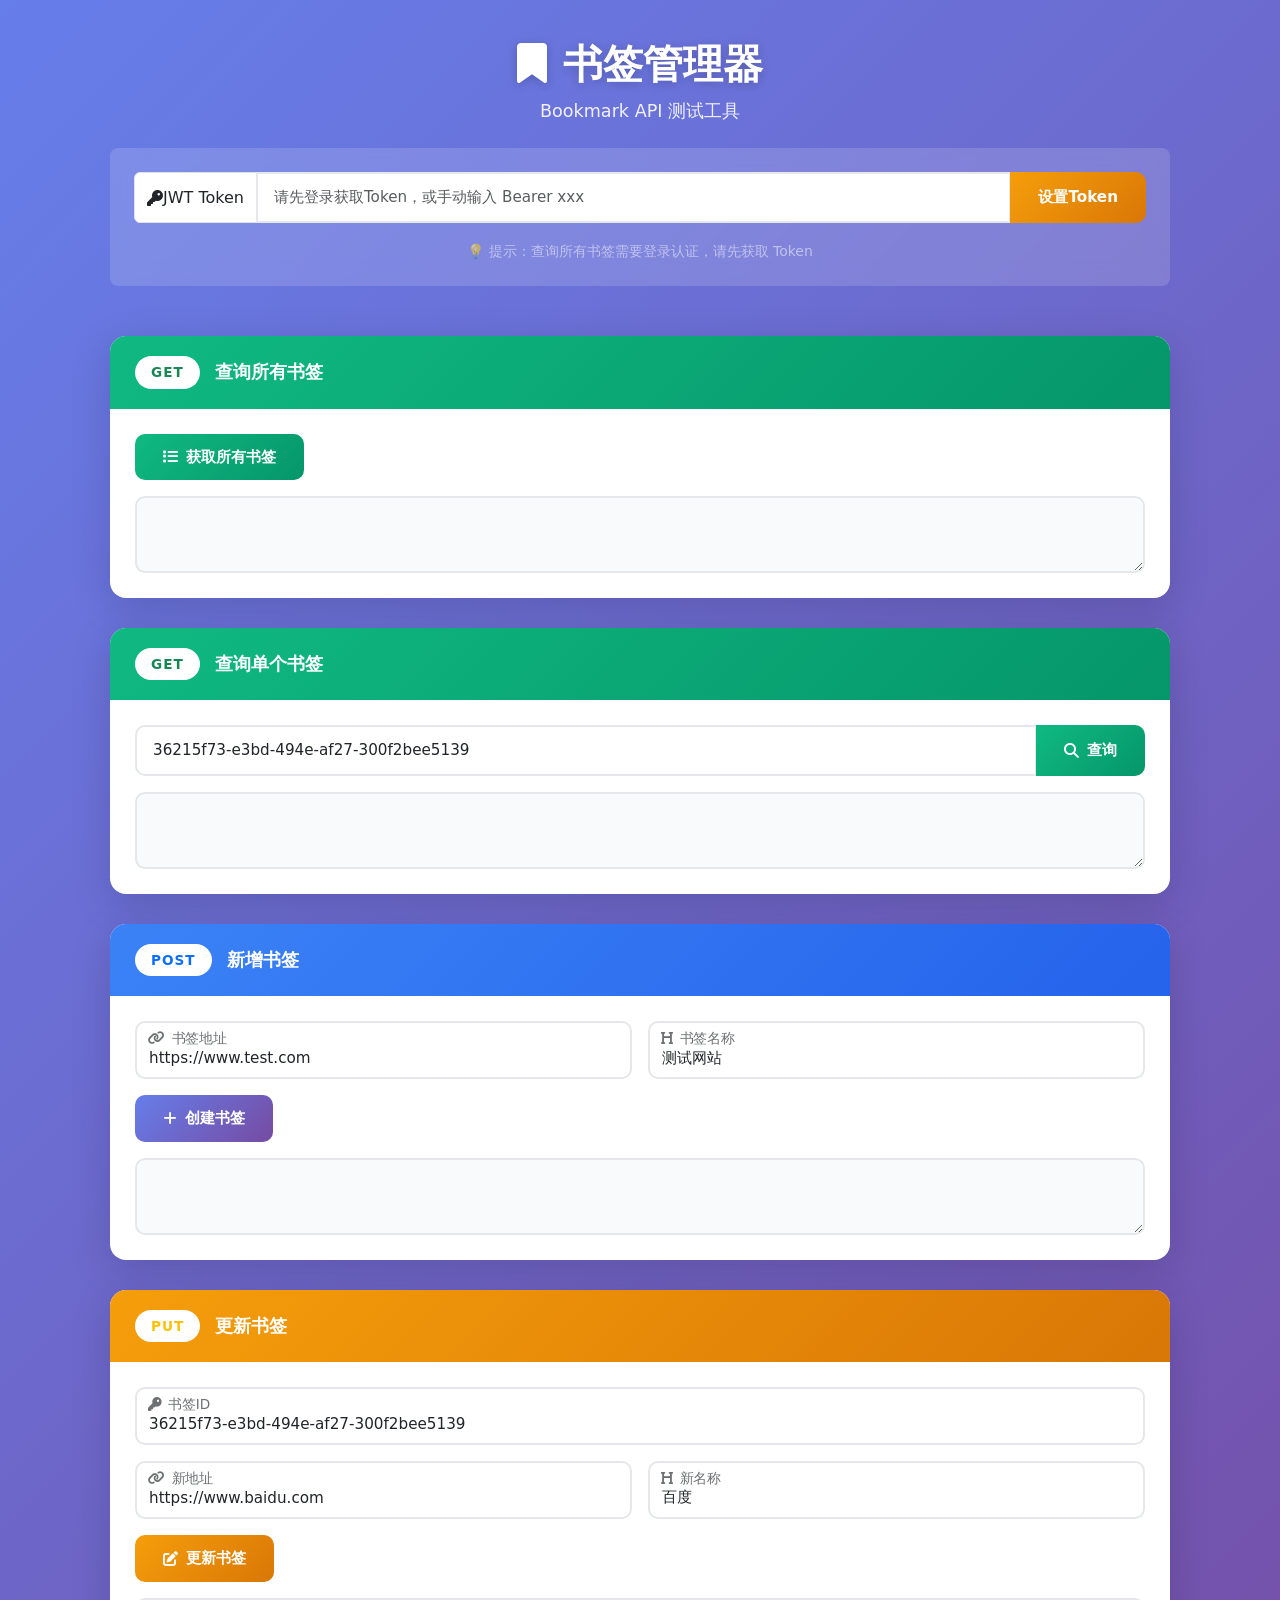
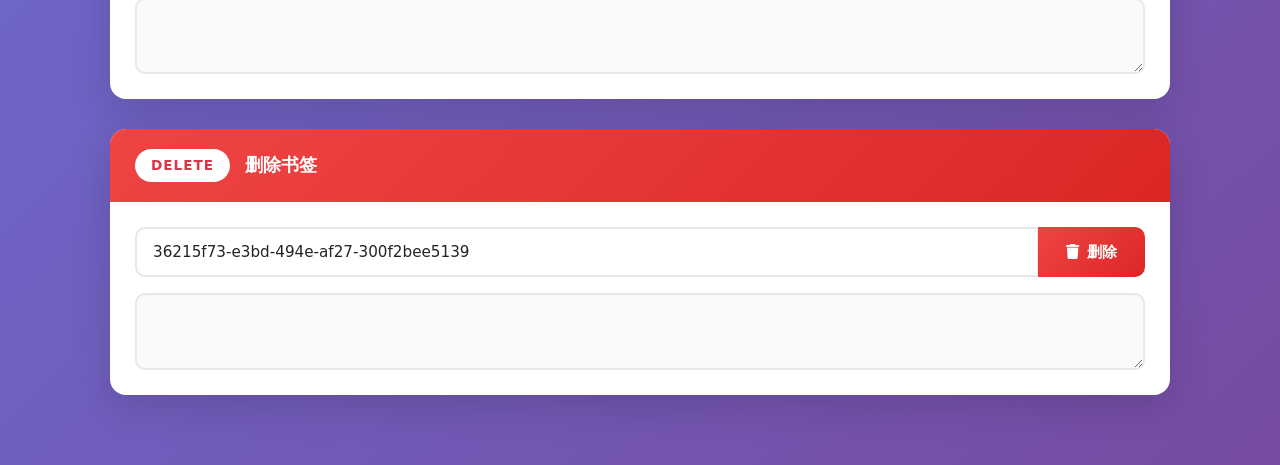
<file: wwwroot/Bookmarker.html>
<!DOCTYPE html>
<html lang="zh-CN">
<head>
    <meta charset="UTF-8">
    <meta http-equiv="X-UA-Compatible" content="IE=edge">
    <meta name="viewport" content="width=device-width, initial-scale=1.0">
    <title>书签管理器 - Bookmark API</title>
    <link href="https://cdn.bootcdn.net/ajax/libs/twitter-bootstrap/5.3.1/css/bootstrap.min.css" rel="stylesheet">
    <link href="https://cdn.bootcdn.net/ajax/libs/font-awesome/6.4.2/css/all.min.css" rel="stylesheet">
    <style>
        * {
            box-sizing: border-box;
        }

        body {
            background: linear-gradient(135deg, #667eea 0%, #764ba2 100%);
            min-height: 100vh;
            padding: 40px 0;
        }

        .container {
            padding: 0 20px;
            max-width: 1100px;
            margin: 0 auto;
        }

        .page-header {
            text-align: center;
            margin-bottom: 50px;
            color: white;
        }

        .page-header h1 {
            font-size: 2.5rem;
            font-weight: 700;
            text-shadow: 0 2px 10px rgba(0,0,0,0.2);
            margin-bottom: 10px;
        }

        .page-header p {
            font-size: 1.1rem;
            opacity: 0.9;
        }

        .api-card {
            margin: 20px auto;
            padding: 0;
            border-radius: 16px;
            box-shadow: 0 10px 40px rgba(0,0,0,0.15);
            border: none;
            overflow: hidden;
            background: white;
            transition: transform 0.3s ease, box-shadow 0.3s ease;
        }

        .api-card:hover {
            transform: translateY(-5px);
            box-shadow: 0 20px 60px rgba(0,0,0,0.2);
        }

        .api-card-header {
            padding: 20px 25px;
            color: white;
            display: flex;
            align-items: center;
            gap: 15px;
        }

        .api-card-header .method-badge {
            font-size: 0.85rem;
            font-weight: 700;
            padding: 6px 16px;
            border-radius: 20px;
            text-transform: uppercase;
            letter-spacing: 1px;
        }

        .api-card-header h5 {
            margin: 0;
            font-size: 1.15rem;
            font-weight: 600;
        }

        .api-card-header.get { background: linear-gradient(135deg, #10b981 0%, #059669 100%); }
        .api-card-header.post { background: linear-gradient(135deg, #3b82f6 0%, #2563eb 100%); }
        .api-card-header.put { background: linear-gradient(135deg, #f59e0b 0%, #d97706 100%); }
        .api-card-header.delete { background: linear-gradient(135deg, #ef4444 0%, #dc2626 100%); }

        .api-card-body {
            padding: 25px;
        }

        .result-box {
            min-height: 120px;
            max-height: 250px;
            white-space: pre-wrap;
            word-break: break-all;
            overflow-y: auto;
            resize: vertical;
            font-family: 'Consolas', 'Courier New', monospace;
            font-size: 0.85rem;
            line-height: 1.6;
            border: 2px solid #e5e7eb;
            border-radius: 10px;
            padding: 15px;
            background: #f8fafc;
            transition: border-color 0.3s ease;
        }

        .result-box:focus {
            outline: none;
            border-color: #667eea;
            box-shadow: 0 0 0 4px rgba(102, 126, 234, 0.1);
        }

        .input-group, .row.g-3 {
            margin-bottom: 18px;
        }

        .form-control {
            padding: 12px 16px;
            border: 2px solid #e5e7eb;
            border-radius: 10px;
            font-size: 0.95rem;
            transition: all 0.3s ease;
        }

        .form-control:focus {
            border-color: #667eea;
            box-shadow: 0 0 0 4px rgba(102, 126, 234, 0.1);
        }

        .btn {
            padding: 12px 28px;
            border-radius: 10px;
            font-weight: 600;
            font-size: 0.95rem;
            transition: all 0.3s ease;
            border: none;
            display: inline-flex;
            align-items: center;
            gap: 8px;
        }

        .btn:hover {
            transform: translateY(-2px);
            box-shadow: 0 5px 20px rgba(0,0,0,0.2);
        }

        .btn:active {
            transform: translateY(0);
        }

        .btn-primary {
            background: linear-gradient(135deg, #667eea 0%, #764ba2 100%);
        }

        .btn-success {
            background: linear-gradient(135deg, #10b981 0%, #059669 100%);
        }

        .btn-warning {
            background: linear-gradient(135deg, #f59e0b 0%, #d97706 100%);
            color: white;
        }

        .btn-danger {
            background: linear-gradient(135deg, #ef4444 0%, #dc2626 100%);
        }

        .btn-info {
            background: linear-gradient(135deg, #06b6d4 0%, #0891b2 100%);
            color: white;
        }

        .input-group .btn {
            margin-bottom: 0;
        }

        .api-section {
            margin-bottom: 30px;
        }
    </style>
</head>
<body>
    <div class="container">
        <div class="page-header">
            <h1><i class="fas fa-bookmark me-3"></i>书签管理器</h1>
            <p>Bookmark API 测试工具</p>
            <div class="mt-4 p-4 rounded-3" style="background: rgba(255,255,255,0.15); backdrop-filter: blur(10px);">
                <div class="input-group">
                    <span class="input-group-text bg-white text-dark"><i class="fas fa-key"></i> JWT Token</span>
                    <input type="text" class="form-control" id="inputToken" placeholder="请先登录获取Token，或手动输入 Bearer xxx">
                    <button class="btn btn-warning" onclick="setToken()">设置Token</button>
                </div>
                <small class="text-white-50 mt-2 d-block">💡 提示：查询所有书签需要登录认证，请先获取 Token</small>
            </div>
        </div>

        <!-- 1. GET /api/Bookmark（查询所有书签） -->
        <div class="api-section">
            <div class="card api-card">
                <div class="api-card-header get">
                    <span class="method-badge bg-white text-success">GET</span>
                    <h5>查询所有书签</h5>
                </div>
                <div class="api-card-body">
                    <button class="btn btn-success" onclick="getAllBookmarks()">
                        <i class="fas fa-list"></i> 获取所有书签
                    </button>
                    <div class="mt-3">
                        <textarea class="form-control result-box" id="result-getAll" readonly></textarea>
                    </div>
                </div>
            </div>
        </div>

        <!-- 2. GET /api/Bookmark/{id}（查询单个书签） -->
        <div class="api-section">
            <div class="card api-card">
                <div class="api-card-header get">
                    <span class="method-badge bg-white text-success">GET</span>
                    <h5>查询单个书签</h5>
                </div>
                <div class="api-card-body">
                    <div class="input-group mb-3">
                        <input type="text" class="form-control" id="input-getId" placeholder="输入书签ID" value="36215f73-e3bd-494e-af27-300f2bee5139">
                        <button class="btn btn-success" onclick="getBookmarkById()">
                            <i class="fas fa-search"></i> 查询
                        </button>
                    </div>
                    <div class="mt-3">
                        <textarea class="form-control result-box" id="result-getId" readonly></textarea>
                    </div>
                </div>
            </div>
        </div>

        <!-- 3. POST /api/Bookmark（新增书签） -->
        <div class="api-section">
            <div class="card api-card">
                <div class="api-card-header post">
                    <span class="method-badge bg-white text-primary">POST</span>
                    <h5>新增书签</h5>
                </div>
                <div class="api-card-body">
                    <div class="row g-3 mb-3">
                        <div class="col-md-6">
                            <div class="form-floating">
                                <input type="text" class="form-control" id="input-post-address" placeholder="书签地址" value="https://www.test.com">
                                <label for="input-post-address"><i class="fas fa-link me-2"></i>书签地址</label>
                            </div>
                        </div>
                        <div class="col-md-6">
                            <div class="form-floating">
                                <input type="text" class="form-control" id="input-post-title" placeholder="书签名称" value="测试网站">
                                <label for="input-post-title"><i class="fas fa-heading me-2"></i>书签名称</label>
                            </div>
                        </div>
                    </div>
                    <button class="btn btn-primary" onclick="createBookmark()">
                        <i class="fas fa-plus"></i> 创建书签
                    </button>
                    <div class="mt-3">
                        <textarea class="form-control result-box" id="result-post" readonly></textarea>
                    </div>
                </div>
            </div>
        </div>

        <!-- 4. PUT /api/Bookmark/{id}（更新书签） -->
        <div class="api-section">
            <div class="card api-card">
                <div class="api-card-header put">
                    <span class="method-badge bg-white text-warning">PUT</span>
                    <h5>更新书签</h5>
                </div>
                <div class="api-card-body">
                    <div class="row g-3 mb-3">
                        <div class="col-md-12">
                            <div class="form-floating">
                                <input type="text" class="form-control" id="input-put-id" placeholder="书签ID" value="36215f73-e3bd-494e-af27-300f2bee5139">
                                <label for="input-put-id"><i class="fas fa-key me-2"></i>书签ID</label>
                            </div>
                        </div>
                        <div class="col-md-6">
                            <div class="form-floating">
                                <input type="text" class="form-control" id="input-put-address" placeholder="新地址" value="https://www.baidu.com">
                                <label for="input-put-address"><i class="fas fa-link me-2"></i>新地址</label>
                            </div>
                        </div>
                        <div class="col-md-6">
                            <div class="form-floating">
                                <input type="text" class="form-control" id="input-put-title" placeholder="新名称" value="百度">
                                <label for="input-put-title"><i class="fas fa-heading me-2"></i>新名称</label>
                            </div>
                        </div>
                    </div>
                    <button class="btn btn-warning" onclick="updateBookmark()">
                        <i class="fas fa-edit"></i> 更新书签
                    </button>
                    <div class="mt-3">
                        <textarea class="form-control result-box" id="result-put" readonly></textarea>
                    </div>
                </div>
            </div>
        </div>

        <!-- 5. DELETE /api/Bookmark/{id}（删除书签） -->
        <div class="api-section">
            <div class="card api-card">
                <div class="api-card-header delete">
                    <span class="method-badge bg-white text-danger">DELETE</span>
                    <h5>删除书签</h5>
                </div>
                <div class="api-card-body">
                    <div class="input-group mb-3">
                        <input type="text" class="form-control" id="input-delete-id" placeholder="输入要删除的书签ID" value="36215f73-e3bd-494e-af27-300f2bee5139">
                        <button class="btn btn-danger" onclick="deleteBookmark()">
                            <i class="fas fa-trash"></i> 删除
                        </button>
                    </div>
                    <div class="mt-3">
                        <textarea class="form-control result-box" id="result-delete" readonly></textarea>
                    </div>
                </div>
            </div>
        </div>
    </div>

    <script>
        const baseUrl = "http://localhost:5248/api/Bookmark";
        let authToken = localStorage.getItem('jwt_token') || '';

        function setToken() {
            const token = document.getElementById('inputToken').value.trim();
            if (token) {
                authToken = token;
                localStorage.setItem('jwt_token', token);
                document.getElementById('inputToken').value = token;
                alert('✅ Token 已设置！现在可以查询书签了');
            } else {
                alert('❌ 请输入有效的 Token');
            }
        }

        function getHeaders() {
            const headers = { 'Content-Type': 'application/json' };
            if (authToken) {
                headers['Authorization'] = authToken;
            }
            return headers;
        }

        // 1. 查询所有（需要认证）
        async function getAllBookmarks() {
            try {
                if (!authToken) {
                    document.getElementById("result-getAll").value = "⚠️ 错误：请先设置 JWT Token\n\n查询所有书签接口需要登录认证，请：\n1. 先调用登录接口获取 Token\n2. 或手动输入 Token 到上方输入框";
                    return;
                }
                const res = await fetch(baseUrl, { headers: getHeaders() });
                if (!res.ok) {
                    const errText = await res.text();
                    throw new Error(`HTTP ${res.status}: ${errText}`);
                }
                const data = await res.json();
                document.getElementById("result-getAll").value = JSON.stringify(data, null, 2);
            } catch (err) {
                document.getElementById("result-getAll").value = "请求失败：" + err.message;
            }
        }

        // 2. 查询单个
        async function getBookmarkById() {
            const id = document.getElementById("input-getId").value;
            try {
                const res = await fetch(`${baseUrl}/${id}`);
                const data = await res.json();
                document.getElementById("result-getId").value = JSON.stringify(data, null, 2);
            } catch (err) {
                document.getElementById("result-getId").value = "请求失败：" + err.message;
            }
        }

        // 3. 新增
        async function createBookmark() {
            const address = document.getElementById("input-post-address").value;
            const title = document.getElementById("input-post-title").value;
            const bookmark = {
                Bookmark_Address: address,
                Bookmark_Title: title,
                Bookmark_CreateTime: new Date().toISOString()
            };
            try {
                const res = await fetch(baseUrl, {
                    method: "POST",
                    headers: { "Content-Type": "application/json" },
                    body: JSON.stringify(bookmark)
                });
                const data = await res.json();
                document.getElementById("result-post").value = JSON.stringify(data, null, 2);
                getAllBookmarks();
            } catch (err) {
                document.getElementById("result-post").value = "请求失败：" + err.message;
            }
        }

        // 4. 更新
        async function updateBookmark() {
            const id = document.getElementById("input-put-id").value;
            const address = document.getElementById("input-put-address").value;
            const title = document.getElementById("input-put-title").value;
            try {
                const oldRes = await fetch(`${baseUrl}/${id}`);
                if (!oldRes.ok) throw new Error("ID不存在");
                const oldData = await oldRes.json();
                const bookmark = {
                    Bookmark_Id: id,
                    Bookmark_Address: address,
                    Bookmark_Title: title,
                    Bookmark_CreateTime: oldData.Bookmark_CreateTime
                };
                const res = await fetch(`${baseUrl}/${id}`, {
                    method: "PUT",
                    headers: { "Content-Type": "application/json" },
                    body: JSON.stringify(bookmark)
                });
                const data = await res.json();
                document.getElementById("result-put").value = JSON.stringify(data, null, 2);
                getAllBookmarks();
            } catch (err) {
                document.getElementById("result-put").value = "请求失败：" + err.message;
            }
        }

        // 5. 删除
        async function deleteBookmark() {
            const id = document.getElementById("input-delete-id").value;
            try {
                const res = await fetch(`${baseUrl}/${id}`, { method: "DELETE", headers: getHeaders() });
                document.getElementById("result-delete").value = res.status === 204 ? "删除成功" : "删除失败，状态码：" + res.status;
                getAllBookmarks();
            } catch (err) {
                document.getElementById("result-delete").value = "请求失败：" + err.message;
            }
        }

        // 页面加载时恢复Token
        window.onload = function() {
            if (authToken) {
                document.getElementById('inputToken').value = authToken;
            }
        };
    </script>
</body>
</html>
</file>
